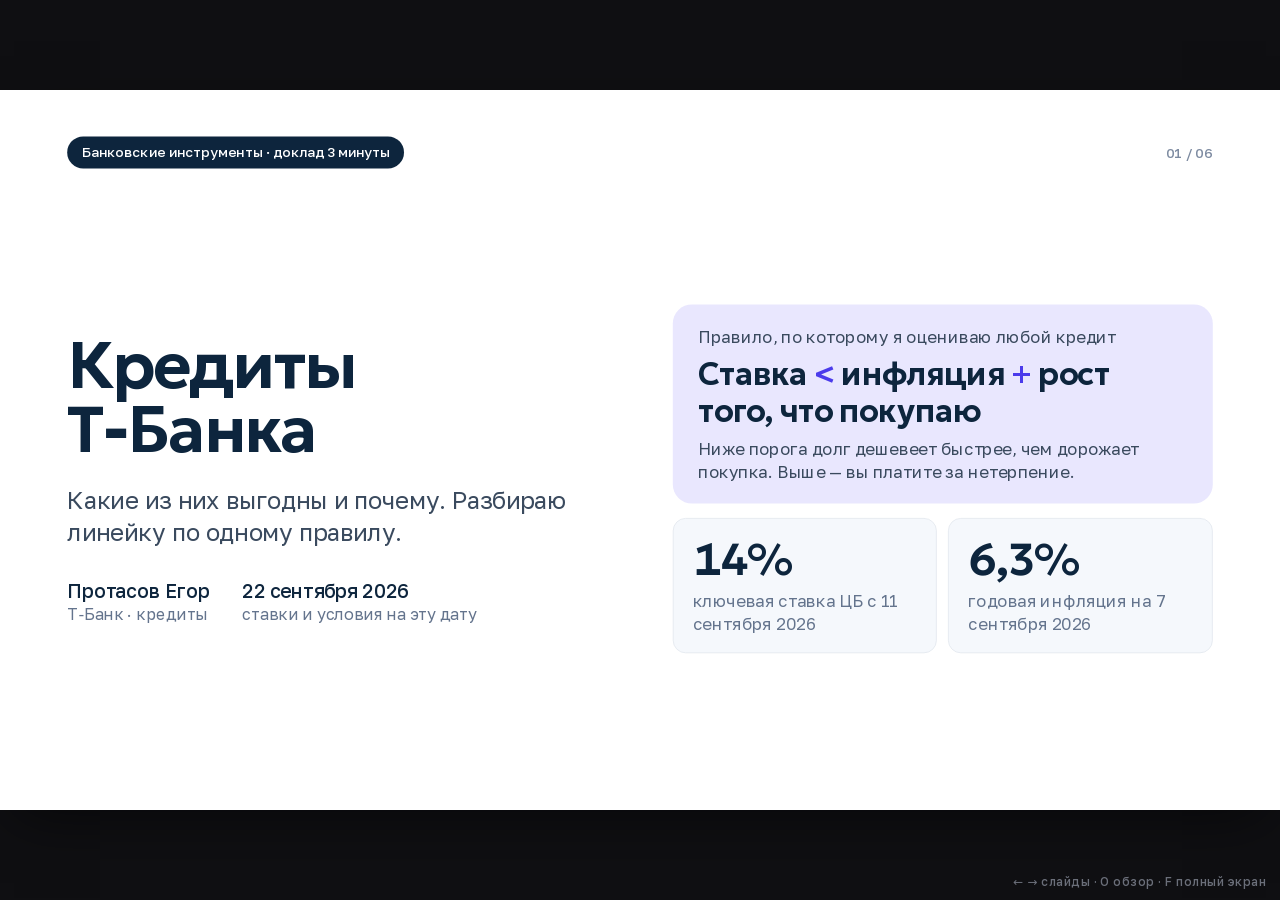
<file: index.html>
<!doctype html>
<html lang="ru">
<head>
<meta charset="utf-8">
<meta name="viewport" content="width=device-width,initial-scale=1">
<meta name="robots" content="noindex, nofollow, noarchive, nosnippet">
<meta name="referrer" content="no-referrer">
<title>Кредиты Т-Банка: когда занимать выгодно — доклад</title>
<style>
@font-face{font-family: 'Geologica'; font-style: normal; font-weight: 300 700; font-display: block; src:url([data-uri]) format('woff2'); unicode-range: U+0301, U+0400-045F, U+0490-0491, U+04B0-04B1, U+2116;}
@font-face{font-family: 'Geologica'; font-style: normal; font-weight: 300 700; font-display: block; src:url([data-uri]) format('woff2'); unicode-range: U+0000-00FF, U+0131, U+0152-0153, U+02BB-02BC, U+02C6, U+02DA, U+02DC, U+0304, U+0308, U+0329, U+2000-206F, U+20AC, U+2122, U+2191, U+2193, U+2212, U+2215, U+FEFF, U+FFFD;}
@font-face{font-family: 'Golos Text'; font-style: normal; font-weight: 400 700; font-display: block; src:url([data-uri]) format('woff2'); unicode-range: U+0301, U+0400-045F, U+0490-0491, U+04B0-04B1, U+2116;}
@font-face{font-family: 'Golos Text'; font-style: normal; font-weight: 400 700; font-display: block; src:url([data-uri]) format('woff2'); unicode-range: U+0000-00FF, U+0131, U+0152-0153, U+02BB-02BC, U+02C6, U+02DA, U+02DC, U+0304, U+0308, U+0329, U+2000-206F, U+20AC, U+2122, U+2191, U+2193, U+2212, U+2215, U+FEFF, U+FFFD;}
@font-face{font-family: 'JetBrains Mono'; font-style: normal; font-weight: 400 700; font-display: block; src:url([data-uri]) format('woff2'); unicode-range: U+0301, U+0400-045F, U+0490-0491, U+04B0-04B1, U+2116;}
@font-face{font-family: 'JetBrains Mono'; font-style: normal; font-weight: 400 700; font-display: block; src:url([data-uri]) format('woff2'); unicode-range: U+0000-00FF, U+0131, U+0152-0153, U+02BB-02BC, U+02C6, U+02DA, U+02DC, U+0304, U+0308, U+0329, U+2000-206F, U+20AC, U+2122, U+2191, U+2193, U+2212, U+2215, U+FEFF, U+FFFD;}

:root{
  /* ТОКЕНЫ из DESIGN.md проекта: донор Stripe, акцент смысловой */
  --canvas:#FFFFFF; --surface:#F5F8FC; --surface-2:#EEF2F8; --ink:#0D253D; --charcoal:#3A4A5E;
  --slate:#64748D; --steel:#7C8AA0; --hair:#E3E8EE; --hair2:#CBD5E3;
  --rule:#4B3BEB; --rule-soft:#E9E7FE; --good:#12805C; --good-soft:#DFF3EB;
  --bad:#C02434; --bad-soft:#FBE4E7; --warn:#B26A00; --warn-soft:#FCEFD9;
  --dark:#0B1B2B; --yel:#4B3BEB; --yel2:#3A2CD4; --yel-l:#E9E7FE; --yel-d:#2E2497;
  --blue:#4B3BEB; --teal:#12805C; --teal-l:#DFF3EB; --moss:#0E6349;
  --lav:#E9E7FE; --lav-d:#2E2497; --rose-l:#FBE4E7; --rose-d:#8E1826;
  --coral:#E2808C; --coral-l:#FBE4E7; --coral-d:#8E1826; --orange-l:#FCEFD9; --orange-d:#7A4600;
  --ok:#12805C;
  --fd:'Geologica',system-ui,sans-serif; --ft:'Golos Text',system-ui,-apple-system,sans-serif;
  --fm:'JetBrains Mono',ui-monospace,Menlo,monospace;
}
*{box-sizing:border-box;margin:0;padding:0}
html,body{height:100%;background:#0F0F12;overflow:hidden}
body{font-family:var(--ft);color:var(--ink);-webkit-font-smoothing:antialiased;text-rendering:optimizeLegibility;font-variant-numeric:tabular-nums}
a{color:var(--blue)}

/* сцена 16:9 */
/* поля вокруг кадра подстраиваются под слайд: у тёмных и жёлтых рамка исчезает,
   светлый слайд лежит карточкой на глубоком фоне — белых полос по краям нет */
#stage{position:fixed;inset:0;overflow:hidden;background:var(--edge,#0F0F12);transition:background .3s ease}
#deck{position:absolute;left:50%;top:50%;width:1600px;height:900px;
  transform:translate(-50%,-50%) scale(var(--s,1));transform-origin:center center;
  background:var(--canvas);overflow:hidden;box-shadow:0 24px 70px -18px rgba(0,0,0,.55)}
/* режим снимка (?shot=1): без масштабирования сцены, кадр ровно 1600×900 — для QA и PDF */
html.shot,html.shot body{width:1600px;height:900px;background:#fff}
html.shot #stage{position:static;width:1600px;height:900px;background:#fff}
html.shot #deck{position:relative;left:auto;top:auto;transform:none;box-shadow:none}

/* слайд */
.s{position:absolute;inset:0;z-index:3;padding:58px 84px 54px;opacity:0;visibility:hidden;pointer-events:none;
  display:flex;flex-direction:column;background:var(--canvas)}
.s.live{opacity:1;visibility:visible;pointer-events:auto}
.s.dark{background:var(--dark);color:#fff}
.s.yellow{background:var(--yel)}

.top{display:flex;justify-content:space-between;align-items:center;margin-bottom:28px;flex:none}
.pill{font:500 17px/1 var(--ft);background:var(--ink);color:#fff;border-radius:999px;padding:11px 18px 12px;letter-spacing:.005em}
.dark .pill{background:#fff;color:var(--ink)}
.yellow .pill{background:var(--ink)}
.cnt{font:500 17px/1 var(--ft);color:var(--steel);font-variant-numeric:tabular-nums}
.dark .cnt{color:rgba(255,255,255,.55)}

h1{font:600 50px/1.08 var(--fd);letter-spacing:-.02em;margin:0 0 24px;max-width:1330px}
h1.xl{font-size:66px;line-height:1.04}
h1.md{font-size:42px}
.lead{font:400 27px/1.38 var(--ft);color:var(--charcoal);max-width:1180px;margin-bottom:26px}
.dark .lead{color:rgba(255,255,255,.72)}
.body{flex:1;min-height:0;display:flex;flex-direction:column}
.fill{flex:1;min-height:0}
.row{display:flex;gap:24px;align-items:stretch}
.row>*{min-width:0}
.g2,.g3,.g4,.g5{display:grid;gap:22px}
.g2{grid-template-columns:repeat(2,minmax(0,1fr))}
.g3{grid-template-columns:repeat(3,minmax(0,1fr))}
.g4{grid-template-columns:repeat(4,minmax(0,1fr))}
.g5{grid-template-columns:repeat(5,minmax(0,1fr))}
.g2>*,.g3>*,.g4>*,.g5>*{min-width:0}
.foot{margin-top:auto;padding-top:18px;font:400 18px/1.35 var(--ft);color:var(--steel)}
.foot b{color:var(--slate);font-weight:500}
.dark .foot{color:rgba(255,255,255,.5)}
.hl{background:var(--yel);padding:0 .14em;border-radius:5px;-webkit-box-decoration-break:clone;box-decoration-break:clone;color:var(--ink)}
.mono{font-family:var(--fm);font-weight:500}
b,strong{font-weight:600}

/* стикеры и карточки */
.sticky{border-radius:26px;padding:28px 30px;display:flex;flex-direction:column;gap:12px;min-height:0}
.sticky.tight{padding:22px 26px;gap:9px}
.sticky h4{font:500 24px/1.22 var(--fd);letter-spacing:-.01em}
.sticky p{font:400 21px/1.4 var(--ft);color:var(--charcoal)}
.sticky .big{font:600 62px/1 var(--fd);letter-spacing:-.03em;margin:4px 0 2px}
.sticky .lab{font:500 17px/1.3 var(--ft);color:var(--slate)}
.teal{background:var(--teal-l)} .teal .lab{color:var(--moss)}
.lav{background:var(--lav)} .lav .lab{color:var(--lav-d)}
.yel{background:var(--yel-l)} .yel .lab{color:var(--yel-d)}
.rose{background:var(--rose-l)} .rose .lab{color:var(--rose-d)}
.coral{background:var(--coral-l)} .coral .lab{color:var(--coral-d)}
.orange{background:var(--orange-l)} .orange .lab{color:var(--orange-d)}
.grey{background:var(--surface)}
.gold{background:var(--yel)}
.card{background:var(--surface);border:1px solid var(--hair);border-radius:16px;padding:22px 24px;display:flex;flex-direction:column;gap:10px;min-height:0}
.card h4{font:500 22px/1.25 var(--fd)}
.card p{font:400 20px/1.4 var(--ft);color:var(--charcoal)}
.dark .card{background:#2A2A2E;border-color:#3A3A40;color:#fff}
.dark .card p{color:rgba(255,255,255,.72)}

/* большая цифра */
.stat .n{font:600 82px/1 var(--fd);letter-spacing:-.035em;font-variant-numeric:tabular-nums}
.stat .n small{font-size:.5em;letter-spacing:-.02em}
.stat .l{font:400 21px/1.35 var(--ft);color:var(--slate);margin-top:10px;max-width:34ch}
.dark .stat .l{color:rgba(255,255,255,.62)}
.stat.sm .n{font-size:56px}

/* плитки логотипов */
.tiles{display:flex;flex-wrap:wrap;gap:14px;align-items:flex-start}
.tl{display:flex;flex-direction:column;align-items:center;gap:9px;font:500 16px/1.2 var(--ft);color:var(--slate);text-align:center;width:112px}
.tl.w{width:auto}
.tile{height:86px;min-width:86px;background:#fff;border:1px solid var(--hair);border-radius:18px;display:grid;place-items:center;padding:0 12px}
.tile .ic{width:46px;height:46px;fill:currentColor;display:block}
.tile.word{font:600 21px/1 var(--fd);letter-spacing:-.02em;padding:0 22px;white-space:nowrap}
.tile.sm{height:64px;min-width:64px;border-radius:14px}
.tile.sm .ic{width:34px;height:34px}
.tile.sm.word{font-size:17px;padding:0 16px}
.tile.big{height:120px;min-width:120px;border-radius:26px}
.tile.big .ic{width:66px;height:66px}
.tile.big.word{font-size:28px;padding:0 30px}
.dark .tile{border-color:transparent}

/* иконки-штрихи */
.ui{width:42px;height:42px;fill:none;stroke:currentColor;stroke-width:1.9;stroke-linecap:round;stroke-linejoin:round;flex:none}
.ui.lg{width:56px;height:56px;stroke-width:1.7}
.ui.sm{width:30px;height:30px;stroke-width:2.1}
.ui.xs{width:24px;height:24px;stroke-width:2.2}

/* список «работает / не работает» */
.plist{display:flex;flex-direction:column;gap:12px;margin-top:2px;list-style:none;min-width:0}
.plist li{display:grid;grid-template-columns:24px minmax(0,1fr);gap:14px;align-items:start;min-width:0}
.plist li>div{min-width:0}
.plist b{display:block;font:500 20px/1.26 var(--fd);letter-spacing:-.005em;margin-bottom:3px}
.plist i{display:block;font:400 18px/1.32 var(--ft);font-style:normal;color:var(--charcoal)}

/* окно браузера */
.browser{background:#fff;border:1px solid var(--hair);border-radius:16px;overflow:hidden;box-shadow:rgba(5,0,56,.08) 0 12px 32px -4px;display:flex;flex-direction:column;min-height:0;align-self:center;width:100%}
.browser .bar{height:40px;flex:none;background:var(--surface);border-bottom:1px solid var(--hair);display:flex;align-items:center;gap:8px;padding:0 14px}
.browser .bar i{width:11px;height:11px;border-radius:50%;background:var(--hair2);flex:none}
.browser .url{margin-left:10px;flex:1;height:25px;background:#fff;border:1px solid var(--hair);border-radius:8px;font:500 14px/23px var(--fm);color:var(--slate);padding:0 10px;overflow:hidden;white-space:nowrap;text-overflow:ellipsis}
.browser .shot{flex:none;aspect-ratio:1200/750;overflow:hidden;background:#fff}
.browser .shot img{display:block;width:100%;height:100%;object-fit:contain;object-position:center}

/* пайплайн шагов */
.pipe{display:flex;gap:16px;align-items:stretch;min-height:0}
.pipe .step{flex:1;min-width:0;background:var(--surface);border-radius:22px;padding:24px 26px;display:flex;flex-direction:column;gap:10px}
.pipe .arr{flex:none;width:30px;display:grid;place-items:center;color:var(--hair2)}
.pipe .arr svg{width:22px;height:22px;fill:none;stroke:currentColor;stroke-width:2.4;stroke-linecap:round;stroke-linejoin:round}
.step h4{font:500 23px/1.22 var(--fd)}
.step p{font:400 20px/1.4 var(--ft);color:var(--charcoal)}
.step .hd{display:flex;align-items:center;gap:14px;margin-bottom:4px}
.num{width:44px;height:44px;border-radius:50%;background:var(--ink);color:#fff;font:600 19px/44px var(--fd);text-align:center;flex:none;font-variant-numeric:tabular-nums}
.num.y{background:var(--yel);color:var(--ink)}
.num.w{background:#fff;color:var(--ink)}
.dark .num{background:var(--yel);color:var(--ink)}

/* нумерованная легенда рядом со схемой или макетом */
.legend{display:flex;flex-direction:column;gap:14px}
.legend .li{display:flex;gap:14px;align-items:flex-start}
.legend .li .m{width:32px;height:32px;border-radius:50%;background:var(--ink);color:#fff;font:600 15px/32px var(--fd);text-align:center;flex:none}
.legend .li h5{font:500 21px/1.25 var(--fd);margin-bottom:4px}
.legend .li p{font:400 19px/1.38 var(--ft);color:var(--charcoal)}

/* таблица */
.tbl{display:grid;grid-template-columns:230px minmax(0,1fr) minmax(0,1fr);border-top:2px solid var(--ink)}
.tbl>div{padding:16px 18px;border-bottom:1px solid var(--hair);font:400 21px/1.35 var(--ft);color:var(--charcoal);min-width:0}
.tbl .h{font:500 19px/1.2 var(--ft);color:var(--slate);padding-top:12px;padding-bottom:12px}
.tbl.dense>div{padding-top:11px;padding-bottom:11px}
.tbl .k{font:500 21px/1.3 var(--fd);color:var(--ink);letter-spacing:-.01em}
.tbl .geo{background:var(--rose-l)}

/* чек-лист */
.chk{display:grid;grid-template-columns:repeat(2,minmax(0,1fr));gap:16px 22px}
.ck{display:flex;gap:18px;align-items:flex-start;padding:20px 24px;background:var(--surface);border-radius:18px;min-height:0}
.ck h5{font:500 22px/1.25 var(--fd);margin-bottom:6px}
.ck p{font:400 19px/1.38 var(--ft);color:var(--charcoal)}
.ck .mono{font-size:18px;color:var(--ink);background:#fff;border:1px solid var(--hair);border-radius:6px;padding:1px 7px}

/* словарь */
.kv{display:grid;grid-template-columns:repeat(3,minmax(0,1fr));gap:18px}
.kv .it{background:var(--surface);border-radius:20px;padding:24px 26px;display:flex;flex-direction:column;gap:8px}
.kv .k{font:500 25px/1.2 var(--fd);letter-spacing:-.01em}
.kv .k small{font:500 17px/1.2 var(--fm);color:var(--slate);display:block;margin-top:5px}
.kv .v{font:400 20px/1.4 var(--ft);color:var(--charcoal)}

/* график */
.chart{display:flex;flex-direction:column;gap:12px;min-height:0}
.chart svg{display:block;max-width:100%;height:auto}
.chart .cap{font:400 18px/1.35 var(--ft);color:var(--slate)}
.leg{display:flex;gap:22px;flex-wrap:wrap;font:500 18px/1.2 var(--ft);color:var(--slate)}
.leg i{width:14px;height:14px;border-radius:4px;display:inline-block;margin-right:8px;vertical-align:-2px}
.ax{font:500 15px var(--ft);fill:var(--steel)}
.val{font:600 17px var(--fd);fill:var(--ink)}
.val.w{fill:#fff}

/* запрос-карточка */
.qcard{background:#fff;border:1px solid var(--hair);border-radius:16px;padding:18px 20px;display:flex;flex-direction:column;gap:8px}
.qcard .q{font:500 21px/1.3 var(--fm);color:var(--ink);word-break:break-word}
.qcard .meta{font:400 17px/1.3 var(--ft);color:var(--slate)}

/* разделители */
.divn{font:600 150px/1 var(--fd);letter-spacing:-.045em;color:var(--yel);font-variant-numeric:tabular-nums}
.divt{font:600 62px/1.06 var(--fd);letter-spacing:-.025em;max-width:1000px}
.divs{font:400 26px/1.42 var(--ft);color:rgba(255,255,255,.66);max-width:900px;margin-top:22px}
.divlist{display:flex;flex-direction:column;gap:14px;font:400 23px/1.35 var(--ft);color:rgba(255,255,255,.72)}
.divlist span{padding-left:22px;position:relative}
.divlist span::before{content:"";position:absolute;left:0;top:.55em;width:9px;height:9px;border-radius:50%;background:var(--yel)}

/* обложка */
.cover h1{font-size:96px;line-height:.98;letter-spacing:-.035em;margin:0}
.cover .sub{font:400 30px/1.35 var(--ft);color:var(--charcoal);max-width:760px;margin-top:28px}
.cover .who{margin-top:auto;display:flex;gap:40px;align-items:flex-end}
.cover .who b{font:500 24px/1.3 var(--ft)}
.cover .who span{font:400 20px/1.35 var(--ft);color:var(--slate)}
.stack{position:relative}
.stack .tile{position:absolute;box-shadow:rgba(5,0,56,.10) 0 10px 26px -6px}

/* источники */
.src{display:grid;grid-template-columns:1fr 1fr;gap:0 26px;align-content:start}
.srow{display:grid;grid-template-columns:minmax(0,1fr) auto;gap:3px 16px;padding:9px 0;border-bottom:1px solid var(--hair);align-items:baseline}
.srow .num{width:auto;height:auto;border-radius:0;background:none;color:var(--ink);font:500 18px/1.28 var(--ft);text-align:left}
.srow .lnk{font:500 14px/1.3 var(--fm);color:var(--blue);white-space:nowrap}
.srow .whr{grid-column:1/-1;font:400 15px/1.28 var(--ft);color:var(--steel)}

/* ═══ доклад про кредиты ═══ */
/* правило крупной строкой */
.rule{background:var(--rule-soft);border-radius:24px;padding:26px 32px;display:flex;flex-direction:column;gap:10px}
.rule .f{font:600 40px/1.15 var(--fd);letter-spacing:-.015em;color:var(--ink)}
.rule .f b{color:var(--rule)}
.rule .n{font:400 21px/1.35 var(--ft);color:var(--charcoal)}

/* шкала ставок с порогом */
.scale{display:flex;flex-direction:column;gap:7px;min-width:0}
.srow{display:grid;grid-template-columns:270px minmax(0,1fr) 128px;gap:16px;align-items:center}
.srow .nm{font:500 20px/1.25 var(--ft);color:var(--ink);text-align:right}
.srow .nm small{display:block;font:400 15px/1.2 var(--ft);color:var(--slate);margin-top:2px;white-space:nowrap}
.srow .track{height:30px;background:var(--surface);border-radius:8px;position:relative;overflow:hidden}
.srow .fillbar{position:absolute;left:0;top:0;bottom:0;border-radius:8px}
.srow .val{font:600 22px/1 var(--fd);text-align:left;font-variant-numeric:tabular-nums}
.srow.g .fillbar{background:var(--good)} .srow.g .val{color:var(--good)}
.srow.b .fillbar{background:var(--bad)} .srow.b .val{color:var(--bad)}
.srow.n .fillbar{background:var(--hair2)} .srow.n .val{color:var(--slate)}
.thr{position:absolute;top:0;bottom:0;width:2px;background:var(--rule)}
.scale .axis{display:grid;grid-template-columns:270px minmax(0,1fr) 128px;gap:16px}
.scale .axis .marks{position:relative;height:22px}
.scale .axis .marks span{position:absolute;transform:translateX(-50%);font:500 15px/1 var(--fm);color:var(--steel)}

/* цитата из отзыва */
.srow{grid-template-columns:362px minmax(0,1fr) 122px 170px}
.scale .axis{grid-template-columns:362px minmax(0,1fr) 122px 170px}
.srow .vd{font:500 18px/1.25 var(--ft)}
.srow.u .track{border:1px dashed var(--hair2);background:transparent}
.mline{display:flex;justify-content:space-between;align-items:baseline;gap:14px;border-bottom:1px solid rgba(13,37,61,.10);padding-bottom:7px}
.mline span{font:400 19px/1.3 var(--ft);color:var(--charcoal);min-width:0}
.mline b{font:600 21px/1.2 var(--fd);color:var(--ink);white-space:nowrap;font-variant-numeric:tabular-nums}
.mline.big b{font-size:26px}
.verdict{margin-top:auto;font:600 21px/1.3 var(--fd);padding-top:8px}
.verdict.good{color:var(--good)} .verdict.bad{color:var(--bad)}
.cond{display:grid;grid-template-columns:repeat(4,minmax(0,1fr));gap:14px}
.cond div{background:var(--surface);border-radius:14px;padding:12px 18px;display:flex;flex-direction:column;gap:2px;min-width:0}
.cond b{font:600 30px/1.1 var(--fd);color:var(--ink);font-variant-numeric:tabular-nums;white-space:nowrap}
.cond span{font:400 17px/1.25 var(--ft);color:var(--charcoal)}
.note-dark{font:400 18px/1.4 var(--ft);color:var(--charcoal)}
.quote{background:var(--surface);border-left:3px solid var(--hair2);border-radius:0 14px 14px 0;padding:16px 20px;display:flex;flex-direction:column;gap:9px;min-width:0}
.quote.bad{border-left-color:var(--bad)} .quote.good{border-left-color:var(--good)}
.quote p{font:400 20px/1.38 var(--ft);color:var(--ink)}
.quote .who{font:500 16px/1.3 var(--ft);color:var(--slate)}
.quote .sum{font:600 26px/1 var(--fd);color:var(--bad);font-variant-numeric:tabular-nums}
.quote.good .sum{color:var(--good)}

/* анимация появления — только там, где порядок имеет смысл */
.s.live .r{animation:up .5s cubic-bezier(.22,.75,.2,1) both;animation-delay:calc(var(--i,0)*90ms)}
@keyframes up{from{opacity:0;transform:translateY(12px)}to{opacity:1;transform:none}}

/* переход */
#wipe{position:absolute;inset:0;z-index:20;pointer-events:none;opacity:0;background:var(--yel)}
#wipe.go{animation:sweep .38s cubic-bezier(.62,0,.36,1)}
@keyframes sweep{0%{opacity:1;transform:scaleX(0);transform-origin:left center}48%{opacity:1;transform:scaleX(1);transform-origin:left center}
  52%{opacity:1;transform:scaleX(1);transform-origin:right center}100%{opacity:1;transform:scaleX(0);transform-origin:right center}}
.s.in{animation:slidein .32s cubic-bezier(.22,.75,.2,1)}
@keyframes slidein{0%{opacity:0;transform:translateY(var(--dy,10px))}100%{opacity:1;transform:none}}

/* обзор: миниатюры настоящих слайдов с подписью */
#ov{position:fixed;inset:0;z-index:40;background:#0F0F12;display:none;
  grid-template-columns:repeat(auto-fill,minmax(280px,1fr));gap:22px 20px;padding:34px 34px 44px;overflow:auto;align-content:start}
#ov.on{display:grid}
.ovc{background:none;border:0;padding:0;margin:0;cursor:pointer;display:flex;flex-direction:column;gap:9px;text-align:left;font-family:var(--ft)}
.ovc:focus-visible{outline:none}
.ovf{position:relative;width:100%;aspect-ratio:16/9;border-radius:10px;overflow:hidden;background:var(--canvas);
  outline:2px solid transparent;outline-offset:2px;transition:outline-color .15s}
.ovc:hover .ovf,.ovc:focus-visible .ovf,.ovc.cur .ovf{outline-color:var(--yel)}
.ovf .mini{position:absolute;left:0;top:0;width:1600px;height:900px;transform-origin:0 0;
  opacity:1!important;visibility:visible!important;pointer-events:none;animation:none!important}
.ovf .mini *{animation:none!important}
.ovcap{display:flex;gap:9px;align-items:baseline;min-width:0}
.ovcap .n{font:500 12px/1.3 var(--fm);color:#6B6F7A;font-variant-numeric:tabular-nums;flex:none}
.ovcap .t{font:400 14px/1.3 var(--ft);color:rgba(255,255,255,.86);overflow:hidden;text-overflow:ellipsis;white-space:nowrap}
.ovc.cur .ovcap .t{color:var(--yel)}
#help{position:fixed;right:14px;bottom:11px;z-index:30;font:500 12px var(--ft);color:#6B6F7A;letter-spacing:.04em;transition:opacity .5s;pointer-events:none}
#help.hide{opacity:0}
:focus-visible{outline:2px solid var(--blue);outline-offset:3px}
@media (prefers-reduced-motion:reduce){#wipe.go,.s.in{animation:none}.s.live .r{animation:none;opacity:1;transform:none}#stage{transition:none}}

/* печать */
@media print{
  @page{size:1600px 900px;margin:0}
  #stage{background:#fff!important}
  #deck{box-shadow:none!important}
  html,body{overflow:visible;height:auto;background:#fff}
  #stage{position:static;display:block}
  #deck{position:static;left:auto;top:auto;transform:none;width:1600px;height:auto;overflow:visible}
  #help,#ov,#wipe{display:none!important}
  .s{position:relative;inset:auto;width:1600px;height:900px;opacity:1!important;visibility:visible!important;page-break-after:always;break-after:page}
  .s:last-of-type{page-break-after:auto;break-after:auto}
  .s .r{opacity:1!important;transform:none!important;animation:none!important}
}
</style>
</head>
<body>
<div id="stage"><div id="deck"><svg id="sprite" aria-hidden="true" style="position:absolute;width:0;height:0;overflow:hidden"><defs></defs></svg><div id="wipe"></div><section class="s cover" data-t="Обложка и правило"><div class="top"><span class="pill">Банковские инструменты · доклад 3 минуты</span><span class="cnt"></span></div><div class="body cover"><div class="row fill" style="gap:48px;align-items:center"><div style="flex:1.05;display:flex;flex-direction:column;min-width:0"><h1 style="font-size:82px">Кредиты<br>Т‑Банка</h1><p class="sub">Какие из них выгодны и почему. Разбираю линейку по одному правилу.</p><div class="who" style="margin-top:36px"><div><b>Протасов Егор</b><br><span>Т‑Банк · кредиты</span></div><div><b>22 сентября 2026</b><br><span>ставки и условия на эту дату</span></div></div></div><div style="flex:1;display:flex;flex-direction:column;gap:18px"><div class="rule"><span class="n">Правило, по которому я оцениваю любой кредит</span><span class="f">Ставка <b>&lt;</b> инфляция <b>+</b> рост<br>того, что покупаю</span><span class="n">Ниже порога долг дешевеет быстрее, чем дорожает покупка. Выше — вы платите за нетерпение.</span></div><div class="g2" style="gap:14px"><div class="card"><div class="stat sm"><div class="n">14%</div><div class="l">ключевая ставка ЦБ с 11 сентября 2026</div></div></div><div class="card"><div class="stat sm"><div class="n">6,3%</div><div class="l">годовая инфляция на 7 сентября 2026</div></div></div></div></div></div></div></section><section class="s " data-t="Линейка и правило"><div class="top"><span class="pill">Линейка и правило</span><span class="cnt"></span></div><h1>Порог сегодня — 6–8% годовых. Из линейки его проходят два продукта</h1><div class="body"><div style="margin:auto 0"><div class="scale"><div class="srow g"><span class="nm">Рассрочка у партнёров<small>продавец платит проценты · до 24 мес</small></span><span class="track"><span class="fillbar" style="left:0;width:5px"></span><span class="thr" style="left:31.91%;"></span><span class="thr" style="left:36.48%;border-left:2px dashed var(--rule);background:none;width:0"></span></span><span class="val">0%</span><span class="vd" style="color:var(--good)">беру</span></div><div class="srow g"><span class="nm">Семейная ипотека<small>льготная · до 50 млн ₽ · до 30 лет</small></span><span class="track"><span class="fillbar" style="left:0.00%;width:31.06%"></span><span class="thr" style="left:31.91%;"></span><span class="thr" style="left:36.48%;border-left:2px dashed var(--rule);background:none;width:0"></span></span><span class="val">6%</span><span class="vd" style="color:var(--good)">беру</span></div><div class="srow b"><span class="nm">Ипотека базовая<small>без господдержки · до 50 млн ₽</small></span><span class="track"><span class="fillbar" style="left:0.00%;width:49.01%"></span><span class="thr" style="left:31.91%;"></span><span class="thr" style="left:36.48%;border-left:2px dashed var(--rule);background:none;width:0"></span></span><span class="val">16,9%</span><span class="vd" style="color:var(--bad)">смотря на что</span></div><div class="srow b"><span class="nm">Автокредит<small>до 8 млн ₽ · ПСК 9,9—33,5%</small></span><span class="track"><span class="fillbar" style="left:39.92%;width:20.65%"></span><span class="thr" style="left:31.91%;"></span><span class="thr" style="left:36.48%;border-left:2px dashed var(--rule);background:none;width:0"></span></span><span class="val">10—32,9%</span><span class="vd" style="color:var(--bad)">смотря на что</span></div><div class="srow u"><span class="nm">Кредит наличными<small>до 30 млн ₽ · до 15 лет</small></span><span class="track"><span class="fillbar" style="left:0.00%;width:1.20%"></span><span class="thr" style="left:31.91%;"></span><span class="thr" style="left:36.48%;border-left:2px dashed var(--rule);background:none;width:0"></span></span><span class="val">в тарифе</span><span class="vd" style="color:var(--slate)">только по нужде</span></div><div class="srow b"><span class="nm">Микрозаём<small>не продукт банка · 0,8% в день</small></span><span class="track"><span class="fillbar" style="left:0.00%;width:98.41%"></span><span class="thr" style="left:31.91%;"></span><span class="thr" style="left:36.48%;border-left:2px dashed var(--rule);background:none;width:0"></span></span><span class="val">292%</span><span class="vd" style="color:var(--bad)">нет</span></div><div class="axis"><span></span><span class="marks"><span style="left:0.00%">1%</span><span style="left:19.05%">3%</span><span style="left:39.92%">10%</span><span style="left:58.96%">30%</span><span style="left:79.84%">100%</span><span style="left:98.88%">300%</span></span><span></span><span></span></div></div><div class="leg" style="margin-top:20px"><span><i style="background:#4B3BEB"></i>инфляция 6,3%</span><span><i style="background:#fff;border:2px dashed #4B3BEB"></i>рост цен на вторичное жильё 8,2% за 2025 год</span><span><i style="background:#12805C"></i>ниже порога</span><span><i style="background:#C02434"></i>выше порога</span><span>шкала логарифмическая</span></div><p class="note-dark" style="margin-top:18px">Ставки и лимиты — tbank.ru, 22 сентября 2026. В линейке есть ещё образовательный кредит, рефинансирование и кредит под залог.</p></div></div></section><section class="s " data-t="Досрочка: базовая ипотека"><div class="top"><span class="pill">Досрочка: базовая ипотека</span><span class="cnt"></span></div><h1>Базовая ипотека под 16,9%: доплата экономит 6,9 млн ₽</h1><div class="body"><div class="cond" style="grid-template-columns:repeat(4,minmax(0,1fr));margin-bottom:16px"><div><b>4 000 000 ₽</b><span>сумма кредита</span></div><div><b>20 лет</b><span>срок по договору</span></div><div><b>+20 000 ₽</b><span>доплата каждый месяц</span></div><div><b>16,9%</b><span>ставка</span></div></div><div class="row" style="gap:22px;margin-bottom:16px;align-items:stretch"><div class="sticky grey" style="flex:1.05;gap:10px"><div class="mline"><span>платёж по графику</span><b>58 400 ₽</b></div><div class="mline"><span>всего отдадите банку за 20 лет</span><b>14,0 млн ₽</b></div><div class="mline"><span>из них проценты</span><b>10,0 млн ₽</b></div><div class="mline"><span>с доплатой кредит закрыт за</span><b>7 лет 7 мес</b></div><div class="mline"><span>всего отдадите банку с доплатой</span><b>7,1 млн ₽</b></div><div class="mline"><span>доплат внесено за это время</span><b>1,8 млн ₽</b></div><div class="verdict good">Каждый рубль доплаты экономит 3,79 ₽ процентов</div></div><div class="sticky lav" style="flex:1"><h4>Почему экономия такая большая</h4><p>Проценты — это плата за время. На ставке 16,9% каждые 100 000 ₽ долга обходятся в 16 900 ₽ в год: только за первый год набегает 674 000 ₽ процентов. Доплата сокращает срок, а вместе с ним и все проценты, которые начислились бы за оставшиеся годы. Поэтому 1,8 млн ₽ доплат убирают 6,9 млн ₽ процентов.</p></div></div><div class="rule" style="padding:14px 26px;margin-bottom:auto"><span class="f" style="font-size:25px">Дорогой кредит гасят досрочно: переплата по графику больше самого кредита в 2,5 раза</span></div></div></section><section class="s " data-t="Досрочка: льготная ипотека"><div class="top"><span class="pill">Досрочка: льготная ипотека</span><span class="cnt"></span></div><h1>Льготная под 6%: та же доплата экономит только 1,7 млн ₽</h1><div class="body"><div class="cond" style="grid-template-columns:repeat(4,minmax(0,1fr));margin-bottom:16px"><div><b>4 000 000 ₽</b><span>сумма кредита</span></div><div><b>20 лет</b><span>срок по договору</span></div><div><b>+20 000 ₽</b><span>доплата каждый месяц</span></div><div><b>6%</b><span>ставка</span></div></div><div class="row" style="gap:22px;margin-bottom:16px;align-items:stretch"><div class="sticky grey" style="flex:1.05;gap:10px"><div class="mline"><span>платёж по графику</span><b>28 700 ₽</b></div><div class="mline"><span>всего отдадите банку за 20 лет</span><b>6,9 млн ₽</b></div><div class="mline"><span>из них проценты</span><b>2,9 млн ₽</b></div><div class="mline"><span>с доплатой кредит закрыт за</span><b>8 лет 11 мес</b></div><div class="mline"><span>всего отдадите банку с доплатой</span><b>5,2 млн ₽</b></div><div class="mline"><span>доплат внесено за это время</span><b>2,1 млн ₽</b></div><div class="verdict bad">Каждый рубль доплаты экономит 80 копеек</div></div><div class="sticky lav" style="flex:1"><h4>Почему разница с базовой в четыре раза</h4><p>Здесь каждые 100 000 ₽ долга стоят 6 000 ₽ в год вместо 16 900 ₽, почти втрое дешевле. За первый год набегает 237 000 ₽ процентов против 674 000 ₽ на базовой — выкупать почти нечего. Доплат внесли даже больше, чем в первом случае — 2,1 млн ₽ против 1,8 млн ₽, — а сэкономили вчетверо меньше.</p></div></div><div class="rule" style="padding:14px 26px;margin-bottom:auto"><span class="f" style="font-size:25px">Ставка 6% ниже инфляции 6,3%: такой долг дешевеет сам, гасить его досрочно незачем</span></div></div></section><section class="s " data-t="Рычаг и залог"><div class="top"><span class="pill">Зачем занимают, когда деньги есть</span><span class="cnt"></span></div><h1>Долг увеличивает и прибыль, и убыток. Работает, только если отдача выше ставки</h1><div class="body"><div class="row fill" style="gap:24px;align-items:stretch"><div style="flex:1.3;display:flex;flex-direction:column;gap:14px"><div class="g2" style="gap:14px"><div class="sticky teal" style="gap:8px"><span class="lab">Дело идёт хорошо</span><div class="mline"><span>свой миллион под 35% годовых</span><b>350 000 ₽</b></div><div class="mline"><span>добавили миллион в кредит под 20%</span><b>700 000 ₽</b></div><div class="mline"><span>минус проценты банку</span><b>−200 000 ₽</b></div><div class="verdict good">Осталось 500 000 ₽ на свой миллион — 50% вместо 35%</div></div><div class="sticky coral" style="gap:8px"><span class="lab">Дело пошло хуже</span><div class="mline"><span>те же два миллиона, но отдача 15%</span><b>300 000 ₽</b></div><div class="mline"><span>минус проценты банку</span><b>−200 000 ₽</b></div><div class="mline"><span>осталось на свой миллион</span><b>100 000 ₽</b></div><div class="verdict bad">10% вместо 15% — с кредитом вышло хуже, чем без него</div></div></div><div class="rule" style="padding:18px 26px"><span class="f" style="font-size:27px">Занимать имеет смысл, пока отдача <b>заметно выше</b> ставки: разница и есть заработок на чужих деньгах</span><span class="n">Проценты в примере условные: это арифметика рычага, а не обещание доходности.</span></div></div><div style="flex:1;display:flex;flex-direction:column;gap:14px"><div class="sticky lav"><h4>Почему богатые не продают, а занимают</h4><p>Продать актив — значит заплатить налог и отдать будущий рост. Взять кредит под его залог — актив остаётся у вас и продолжает дорожать, а на руках появляются деньги. Так поступают, пока ставка по кредиту ниже, чем растёт актив.</p></div><div class="card" style="gap:6px"><span class="note-dark" style="font-weight:500">Сколько занимают под залог акций</span><div class="stat sm"><div class="n">25,7 <small>→</small> 76 <small>млрд $</small></div><div class="l">столько денег клиенты Morgan Stanley взяли в долг, заложив свои акции вместо продажи: 25,7 млрд в 2016 году и около 76 млрд в 2021‑м</div></div></div></div></div></div></section><section class="s " data-t="МФО и отзывы"><div class="top"><span class="pill">Задание про МФО</span><span class="cnt"></span></div><h1>Там, где правило нарушено сильнее всего: три отзыва о микрозаймах</h1><div class="body" style="justify-content:center"><div class="g3" style="margin-bottom:22px"><div class="quote bad"><span class="sum">56 000 → 113 000 ₽</span><p>«Взяла 56 тысяч, а погасила 113 тысяч». Заём закрыт вдвое дороже, чем взят.</p><span class="who">МигКредит, отзыв на topbanki.ru, 21 октября 2017</span></div><div class="quote bad"><span class="sum">18 000 → 26 000 ₽</span><p>Взяла 18 000 ₽, сразу списали 7 200 ₽ за навязанные услуги, долг вырос до 26 000 ₽. Звонки с угрозами начались до просрочки.</p><span class="who">EcoZaym, отзыв на 1mbank.ru, 11 мая 2026</span></div><div class="quote good"><span class="sum">≈ 250 ₽ за 14 дней</span><p>Заём 15 000 ₽ на две недели, переплата около 250 ₽, всё дистанционно. Так МФО и задумана: очень коротко и по делу.</p><span class="who">Быстроденьги, отзыв на 1mbank.ru, 9 апреля 2026</span></div></div><div class="g2"><div class="sticky coral"><h4>Цена спешки</h4><p>Предел ставки — 0,8% в день, это около 292% годовых. За две недели терпимо, за год — катастрофа. Опасны не проценты, а срок, на который заём затягивается.</p></div><div class="sticky teal"><h4>С 1 апреля 2026 стало строже</h4><p>Банк России снизил предельную переплату по коротким займам со 130% до 100% от суммы долга: взял 10 000 ₽ — вернёшь не больше 20 000 ₽ вместе со штрафами и комиссиями.</p></div></div></div></section></div></div>
<div id="ov" role="dialog" aria-label="Все слайды" aria-modal="true"></div>
<div id="help">← → слайды · O обзор · F полный экран</div>
<script>
(function(){
  'use strict';
  var deck=document.getElementById('deck'), stage=document.getElementById('stage'), slides=[].slice.call(deck.querySelectorAll('.s')), wipe=document.getElementById('wipe'),
      ov=document.getElementById('ov'), help=document.getElementById('help'), cur=0, total=slides.length,
      reduce=window.matchMedia('(prefers-reduced-motion:reduce)').matches;
  var shot=location.search.indexOf('shot')>=0; if(shot) document.documentElement.classList.add('shot');
  function fit(){ if(shot) return; deck.style.setProperty('--s', Math.min(window.innerWidth/1600, window.innerHeight/900)); }
  window.addEventListener('resize',function(){ fit(); if(ov.classList.contains('on')) scaleOv(); },{passive:true}); fit();
  function show(n,dir){
    n=Math.max(0,Math.min(total-1,n));
    if(n===cur && slides[cur].classList.contains('live')) return;
    slides[cur].classList.remove('live','in'); cur=n;
    var el=slides[cur]; el.classList.add('live');
    if(!reduce){ el.style.setProperty('--dy',(dir<0?-10:10)+'px'); void el.offsetWidth; el.classList.add('in');
      wipe.classList.remove('go'); void wipe.offsetWidth; wipe.classList.add('go'); }
    stage.style.setProperty('--edge', el.classList.contains('dark') ? '#1C1C1E' : el.classList.contains('yellow') ? '#FFD02F' : '#0F0F12');
    var rs=el.querySelectorAll('.r'), i; for(i=0;i<rs.length;i++) rs[i].style.animation='none'; void el.offsetWidth; for(i=0;i<rs.length;i++) rs[i].style.animation='';
    if(ov.classList.contains('on')) syncOv();
    try{ history.replaceState(null,'','#'+(cur+1)); }catch(e){}
  }
  var next=function(){ show(cur+1,1); }, prev=function(){ show(cur-1,-1); };
  var ovBuilt=false;
  function scaleOv(){ var fs=ov.querySelectorAll('.ovf'); for(var i=0;i<fs.length;i++){
      var m=fs[i].firstChild; if(m) m.style.transform='scale('+(fs[i].clientWidth/1600)+')'; } }
  function buildOv(){
    if(ovBuilt){ scaleOv(); return; }
    ov.innerHTML='';
    slides.forEach(function(s,i){
      var b=document.createElement('button'); b.className='ovc'+(i===cur?' cur':'');
      b.setAttribute('aria-label','Слайд '+(i+1)+': '+(s.getAttribute('data-t')||''));
      var f=document.createElement('div'); f.className='ovf';
      /* миниатюра — копия настоящего слайда, уменьшенная transform-ом */
      var m=s.cloneNode(true); m.className=s.className.replace(/\blive\b|\bin\b/g,'')+' mini'; m.removeAttribute('data-t');
      f.appendChild(m);
      var cap=document.createElement('div'); cap.className='ovcap';
      var n=document.createElement('span'); n.className='n'; n.textContent=String(i+1).padStart(2,'0');
      var tt=document.createElement('span'); tt.className='t'; tt.textContent=s.getAttribute('data-t')||'';
      cap.appendChild(n); cap.appendChild(tt);
      b.appendChild(f); b.appendChild(cap);
      b.addEventListener('click',function(){ toggleOv(false); show(i, i>cur?1:-1); });
      ov.appendChild(b);
    });
    ovBuilt=true; scaleOv();
  }
  function syncOv(){ for(var i=0;i<ov.children.length;i++) ov.children[i].classList.toggle('cur', i===cur); }
  function toggleOv(on){ var want=(on===undefined)?!ov.classList.contains('on'):on; ov.classList.toggle('on',want);
    if(want){ buildOv(); syncOv(); var c=ov.querySelector('.cur'); if(c){ c.focus(); c.scrollIntoView({block:'center'}); } } }
  document.addEventListener('keydown',function(e){
    if(e.metaKey||e.ctrlKey||e.altKey) return; var k=e.key;
    if(ov.classList.contains('on')){ if(k==='Escape'||k==='o'||k==='O'||k==='щ'||k==='Щ'){ e.preventDefault(); toggleOv(false); } return; }
    if(k==='ArrowRight'||k==='PageDown'||k===' '||k==='Enter'||k==='ArrowDown'){ e.preventDefault(); next(); }
    else if(k==='ArrowLeft'||k==='PageUp'||k==='ArrowUp'||k==='Backspace'){ e.preventDefault(); prev(); }
    else if(k==='Home'){ e.preventDefault(); show(0,-1); } else if(k==='End'){ e.preventDefault(); show(total-1,1); }
    else if(k==='o'||k==='O'||k==='щ'||k==='Щ'){ e.preventDefault(); toggleOv(); }
    else if(k==='f'||k==='F'||k==='а'||k==='А'){ e.preventDefault(); if(document.fullscreenElement) document.exitFullscreen(); else document.documentElement.requestFullscreen(); }
  });
  document.getElementById('stage').addEventListener('click',function(e){ if(ov.classList.contains('on')) return; (e.clientX < window.innerWidth*0.24) ? prev() : next(); });
  var tx=0,ty=0;
  document.addEventListener('touchstart',function(e){ tx=e.changedTouches[0].clientX; ty=e.changedTouches[0].clientY; },{passive:true});
  document.addEventListener('touchend',function(e){ var dx=e.changedTouches[0].clientX-tx, dy=e.changedTouches[0].clientY-ty; if(Math.abs(dx)>52 && Math.abs(dx)>Math.abs(dy)) (dx<0?next:prev)(); },{passive:true});
  setTimeout(function(){ help.classList.add('hide'); },5200);
  slides.forEach(function(s,i){ var m=s.querySelector('.cnt'); if(m) m.textContent=String(i+1).padStart(2,'0')+' / '+String(total).padStart(2,'0'); });
  /* режим проверки вёрстки: ?qa=1 — результат в title, читает src/qa.py */
  if(location.search.indexOf('qa')>=0){
    /* классы-контейнеры, из которых содержимое не должно вылезать.
       Добавляя свой компонент под тему, впишите его класс сюда. */
    var PARENTS=['card','sticky','tile','browser','step','stat','ck','it','qcard','legend','plist','box','srow'];
    window.__qa=function(idx){
      show(idx-1,1);
      var el=slides[idx-1], dk=deck.getBoundingClientRect(), bad=[];
      function box(n){ return n.getBoundingClientRect(); }
      var nodes=el.querySelectorAll('*');
      for(var i=0;i<nodes.length;i++){
        var n=nodes[i], isSvg=(n instanceof SVGElement);
        var nm=(typeof n.className==='string'&&n.className)?n.className:n.tagName;
        var b=box(n); if(b.width===0||b.height===0) continue;
        var st=getComputedStyle(n); if(st.visibility==='hidden'||st.opacity==='0') continue;
        if(n.scrollHeight-n.clientHeight>2 && st.overflow!=='visible' && n.clientHeight>0 && !n.classList.contains('shot'))
          bad.push('обрезан текст: '+nm+' +'+(n.scrollHeight-n.clientHeight)+'px');
        if(n.scrollWidth-n.clientWidth>2 && st.overflow!=='visible' && n.clientWidth>0)
          bad.push('обрезан текст по ширине: '+nm+' +'+(n.scrollWidth-n.clientWidth)+'px');
        if(!isSvg&&(b.left<dk.left-1||b.right>dk.right+1||b.top<dk.top-1||b.bottom>dk.bottom+1)) bad.push('за кадром: '+nm);
        var p=n.parentElement;
        if(p&&p!==el){ var ps=getComputedStyle(p), hit=false; for(var j=0;j<PARENTS.length;j++) if(p.classList.contains(PARENTS[j])) hit=true;
          if(ps.overflow==='visible'&&hit){ var pb=box(p);
            if(b.top<pb.top-1||b.bottom>pb.bottom+1||b.left<pb.left-1||b.right>pb.right+1) bad.push('вне карточки: '+nm+' в .'+(String(p.className).split(' ')[0])); } }
      }
      /* текст, вылезший из ячейки таблицы: у ячеек overflow видимый, поэтому обрезка его не ловит */
      /* строки таблицы за её границами: при align-content:center лишнее уходит и вверх, scrollHeight это не видит */
      var tbls=el.querySelectorAll('.tbl');
      for(var z=0;z<tbls.length;z++){ var T=box(tbls[z]), ch=tbls[z].children, lo=1e9, hi=-1e9;
        for(var y=0;y<ch.length;y++){ var R=box(ch[y]); if(R.height===0) continue; lo=Math.min(lo,R.top); hi=Math.max(hi,R.bottom); }
        var over=Math.max(tbls[z].scrollHeight-tbls[z].clientHeight, T.top-lo, hi-T.bottom);
        if(over>2) bad.push('таблица не помещается: строк больше, чем влезает, +'+Math.round(over)+'px'); }
      /* тело слайда наезжает на заголовок */
      var h1=el.querySelector(':scope > h1');
      if(h1){ var HB=box(h1), inb=el.querySelectorAll('.body *');
        for(var w=0;w<inb.length;w++){ var R2=box(inb[w]); if(R2.width===0||R2.height===0) continue;
          if(R2.top<HB.bottom-2&&R2.bottom>HB.top+2&&R2.left<HB.right-2&&R2.right>HB.left+2){
            bad.push('наезжает на заголовок: '+((typeof inb[w].className==='string'&&inb[w].className)||inb[w].tagName)); break; } } }
      var cells=el.querySelectorAll('.tbl > *');
      for(var q=0;q<cells.length;q++){ var cl=cells[q];
        if(cl.scrollWidth-cl.clientWidth>2) bad.push('вылезает из ячейки: «'+(cl.textContent||'').trim().slice(0,30)+'» +'+(cl.scrollWidth-cl.clientWidth)+'px'); }
      /* наложения между соседними блоками первого уровня тела слайда */
      var kids=el.querySelectorAll('.body > *, .g2 > *, .g3 > *, .g4 > *, .row > *, .pipe > .step, .chk > .ck');
      for(var a=0;a<kids.length;a++) for(var c=a+1;c<kids.length;c++){
        if(kids[a].contains(kids[c])||kids[c].contains(kids[a])) continue;
        var A=box(kids[a]), B=box(kids[c]);
        var ox=Math.min(A.right,B.right)-Math.max(A.left,B.left), oy=Math.min(A.bottom,B.bottom)-Math.max(A.top,B.top);
        if(ox>4&&oy>4&&A.width>0&&B.width>0) bad.push('наложение: '+(kids[a].className||kids[a].tagName)+' × '+(kids[c].className||kids[c].tagName));
      }
      return bad;
    };
    window.__qaAll=function(){ var out={}; for(var i=1;i<=slides.length;i++){ var r=window.__qa(i); if(r.length) out[i]=r; } document.title='QA:'+JSON.stringify(out); return out; };
    setTimeout(function(){ window.__qaAll(); }, 900);
  }
  var start=parseInt((location.hash||'#1').slice(1),10); show(isNaN(start)?0:start-1, 1);
})();
</script>
</body>
</html>
</file>
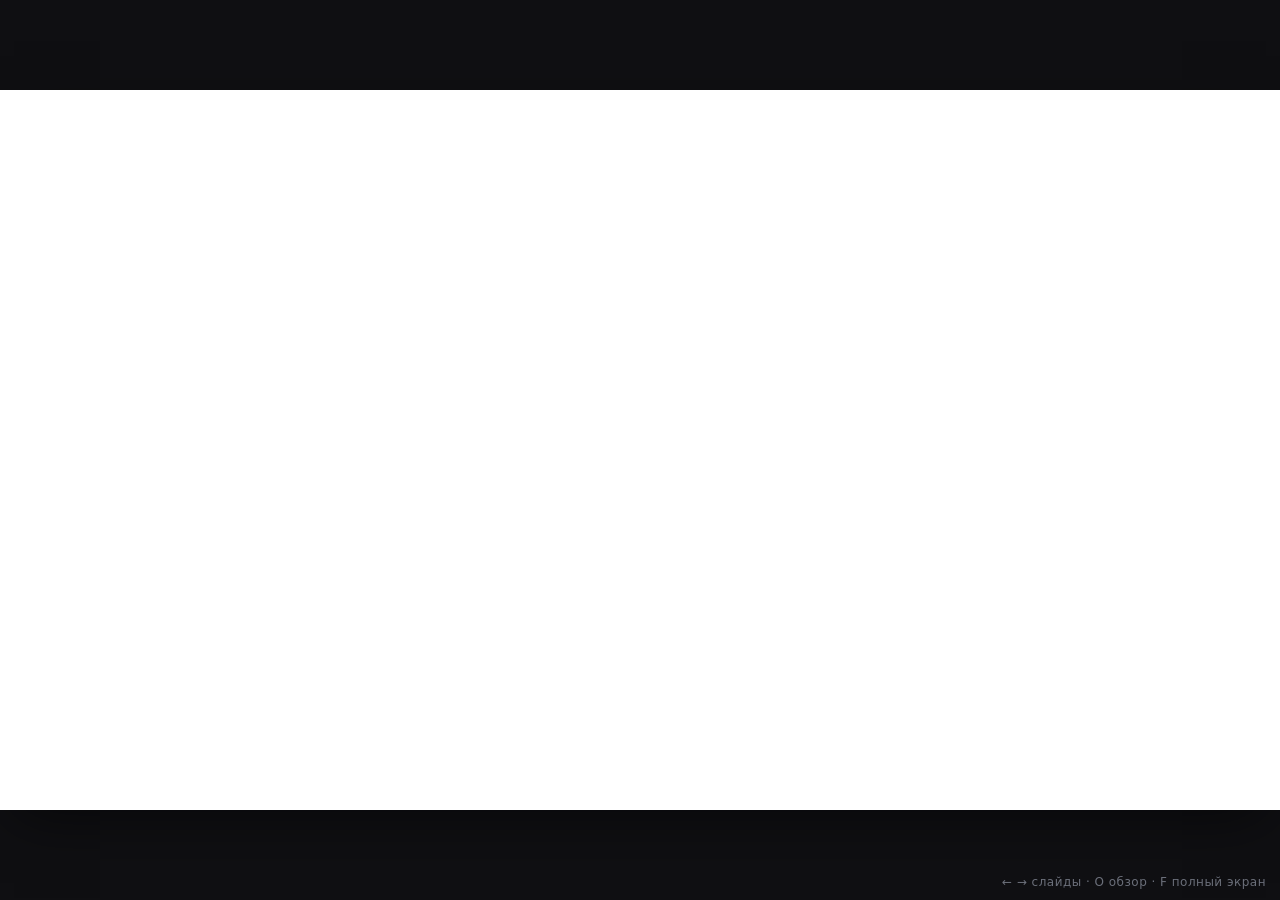
<file: src/deck.tpl.html>
<!doctype html>
<html lang="ru">
<head>
<meta charset="utf-8">
<meta name="viewport" content="width=device-width,initial-scale=1">
<meta name="robots" content="noindex, nofollow, noarchive, nosnippet">
<meta name="referrer" content="no-referrer">
<title>Кредиты Т-Банка: когда занимать выгодно — доклад</title>
<style>
/*FONTS*/

:root{
  /* ТОКЕНЫ из DESIGN.md проекта: донор Stripe, акцент смысловой */
  --canvas:#FFFFFF; --surface:#F5F8FC; --surface-2:#EEF2F8; --ink:#0D253D; --charcoal:#3A4A5E;
  --slate:#64748D; --steel:#7C8AA0; --hair:#E3E8EE; --hair2:#CBD5E3;
  --rule:#4B3BEB; --rule-soft:#E9E7FE; --good:#12805C; --good-soft:#DFF3EB;
  --bad:#C02434; --bad-soft:#FBE4E7; --warn:#B26A00; --warn-soft:#FCEFD9;
  --dark:#0B1B2B; --yel:#4B3BEB; --yel2:#3A2CD4; --yel-l:#E9E7FE; --yel-d:#2E2497;
  --blue:#4B3BEB; --teal:#12805C; --teal-l:#DFF3EB; --moss:#0E6349;
  --lav:#E9E7FE; --lav-d:#2E2497; --rose-l:#FBE4E7; --rose-d:#8E1826;
  --coral:#E2808C; --coral-l:#FBE4E7; --coral-d:#8E1826; --orange-l:#FCEFD9; --orange-d:#7A4600;
  --ok:#12805C;
  --fd:'Geologica',system-ui,sans-serif; --ft:'Golos Text',system-ui,-apple-system,sans-serif;
  --fm:'JetBrains Mono',ui-monospace,Menlo,monospace;
}
*{box-sizing:border-box;margin:0;padding:0}
html,body{height:100%;background:#0F0F12;overflow:hidden}
body{font-family:var(--ft);color:var(--ink);-webkit-font-smoothing:antialiased;text-rendering:optimizeLegibility;font-variant-numeric:tabular-nums}
a{color:var(--blue)}

/* сцена 16:9 */
/* поля вокруг кадра подстраиваются под слайд: у тёмных и жёлтых рамка исчезает,
   светлый слайд лежит карточкой на глубоком фоне — белых полос по краям нет */
#stage{position:fixed;inset:0;overflow:hidden;background:var(--edge,#0F0F12);transition:background .3s ease}
#deck{position:absolute;left:50%;top:50%;width:1600px;height:900px;
  transform:translate(-50%,-50%) scale(var(--s,1));transform-origin:center center;
  background:var(--canvas);overflow:hidden;box-shadow:0 24px 70px -18px rgba(0,0,0,.55)}
/* режим снимка (?shot=1): без масштабирования сцены, кадр ровно 1600×900 — для QA и PDF */
html.shot,html.shot body{width:1600px;height:900px;background:#fff}
html.shot #stage{position:static;width:1600px;height:900px;background:#fff}
html.shot #deck{position:relative;left:auto;top:auto;transform:none;box-shadow:none}

/* слайд */
.s{position:absolute;inset:0;z-index:3;padding:58px 84px 54px;opacity:0;visibility:hidden;pointer-events:none;
  display:flex;flex-direction:column;background:var(--canvas)}
.s.live{opacity:1;visibility:visible;pointer-events:auto}
.s.dark{background:var(--dark);color:#fff}
.s.yellow{background:var(--yel)}

.top{display:flex;justify-content:space-between;align-items:center;margin-bottom:28px;flex:none}
.pill{font:500 17px/1 var(--ft);background:var(--ink);color:#fff;border-radius:999px;padding:11px 18px 12px;letter-spacing:.005em}
.dark .pill{background:#fff;color:var(--ink)}
.yellow .pill{background:var(--ink)}
.cnt{font:500 17px/1 var(--ft);color:var(--steel);font-variant-numeric:tabular-nums}
.dark .cnt{color:rgba(255,255,255,.55)}

h1{font:600 50px/1.08 var(--fd);letter-spacing:-.02em;margin:0 0 24px;max-width:1330px}
h1.xl{font-size:66px;line-height:1.04}
h1.md{font-size:42px}
.lead{font:400 27px/1.38 var(--ft);color:var(--charcoal);max-width:1180px;margin-bottom:26px}
.dark .lead{color:rgba(255,255,255,.72)}
.body{flex:1;min-height:0;display:flex;flex-direction:column}
.fill{flex:1;min-height:0}
.row{display:flex;gap:24px;align-items:stretch}
.row>*{min-width:0}
.g2,.g3,.g4,.g5{display:grid;gap:22px}
.g2{grid-template-columns:repeat(2,minmax(0,1fr))}
.g3{grid-template-columns:repeat(3,minmax(0,1fr))}
.g4{grid-template-columns:repeat(4,minmax(0,1fr))}
.g5{grid-template-columns:repeat(5,minmax(0,1fr))}
.g2>*,.g3>*,.g4>*,.g5>*{min-width:0}
.foot{margin-top:auto;padding-top:18px;font:400 18px/1.35 var(--ft);color:var(--steel)}
.foot b{color:var(--slate);font-weight:500}
.dark .foot{color:rgba(255,255,255,.5)}
.hl{background:var(--yel);padding:0 .14em;border-radius:5px;-webkit-box-decoration-break:clone;box-decoration-break:clone;color:var(--ink)}
.mono{font-family:var(--fm);font-weight:500}
b,strong{font-weight:600}

/* стикеры и карточки */
.sticky{border-radius:26px;padding:28px 30px;display:flex;flex-direction:column;gap:12px;min-height:0}
.sticky.tight{padding:22px 26px;gap:9px}
.sticky h4{font:500 24px/1.22 var(--fd);letter-spacing:-.01em}
.sticky p{font:400 21px/1.4 var(--ft);color:var(--charcoal)}
.sticky .big{font:600 62px/1 var(--fd);letter-spacing:-.03em;margin:4px 0 2px}
.sticky .lab{font:500 17px/1.3 var(--ft);color:var(--slate)}
.teal{background:var(--teal-l)} .teal .lab{color:var(--moss)}
.lav{background:var(--lav)} .lav .lab{color:var(--lav-d)}
.yel{background:var(--yel-l)} .yel .lab{color:var(--yel-d)}
.rose{background:var(--rose-l)} .rose .lab{color:var(--rose-d)}
.coral{background:var(--coral-l)} .coral .lab{color:var(--coral-d)}
.orange{background:var(--orange-l)} .orange .lab{color:var(--orange-d)}
.grey{background:var(--surface)}
.gold{background:var(--yel)}
.card{background:var(--surface);border:1px solid var(--hair);border-radius:16px;padding:22px 24px;display:flex;flex-direction:column;gap:10px;min-height:0}
.card h4{font:500 22px/1.25 var(--fd)}
.card p{font:400 20px/1.4 var(--ft);color:var(--charcoal)}
.dark .card{background:#2A2A2E;border-color:#3A3A40;color:#fff}
.dark .card p{color:rgba(255,255,255,.72)}

/* большая цифра */
.stat .n{font:600 82px/1 var(--fd);letter-spacing:-.035em;font-variant-numeric:tabular-nums}
.stat .n small{font-size:.5em;letter-spacing:-.02em}
.stat .l{font:400 21px/1.35 var(--ft);color:var(--slate);margin-top:10px;max-width:34ch}
.dark .stat .l{color:rgba(255,255,255,.62)}
.stat.sm .n{font-size:56px}

/* плитки логотипов */
.tiles{display:flex;flex-wrap:wrap;gap:14px;align-items:flex-start}
.tl{display:flex;flex-direction:column;align-items:center;gap:9px;font:500 16px/1.2 var(--ft);color:var(--slate);text-align:center;width:112px}
.tl.w{width:auto}
.tile{height:86px;min-width:86px;background:#fff;border:1px solid var(--hair);border-radius:18px;display:grid;place-items:center;padding:0 12px}
.tile .ic{width:46px;height:46px;fill:currentColor;display:block}
.tile.word{font:600 21px/1 var(--fd);letter-spacing:-.02em;padding:0 22px;white-space:nowrap}
.tile.sm{height:64px;min-width:64px;border-radius:14px}
.tile.sm .ic{width:34px;height:34px}
.tile.sm.word{font-size:17px;padding:0 16px}
.tile.big{height:120px;min-width:120px;border-radius:26px}
.tile.big .ic{width:66px;height:66px}
.tile.big.word{font-size:28px;padding:0 30px}
.dark .tile{border-color:transparent}

/* иконки-штрихи */
.ui{width:42px;height:42px;fill:none;stroke:currentColor;stroke-width:1.9;stroke-linecap:round;stroke-linejoin:round;flex:none}
.ui.lg{width:56px;height:56px;stroke-width:1.7}
.ui.sm{width:30px;height:30px;stroke-width:2.1}
.ui.xs{width:24px;height:24px;stroke-width:2.2}

/* список «работает / не работает» */
.plist{display:flex;flex-direction:column;gap:12px;margin-top:2px;list-style:none;min-width:0}
.plist li{display:grid;grid-template-columns:24px minmax(0,1fr);gap:14px;align-items:start;min-width:0}
.plist li>div{min-width:0}
.plist b{display:block;font:500 20px/1.26 var(--fd);letter-spacing:-.005em;margin-bottom:3px}
.plist i{display:block;font:400 18px/1.32 var(--ft);font-style:normal;color:var(--charcoal)}

/* окно браузера */
.browser{background:#fff;border:1px solid var(--hair);border-radius:16px;overflow:hidden;box-shadow:rgba(5,0,56,.08) 0 12px 32px -4px;display:flex;flex-direction:column;min-height:0;align-self:center;width:100%}
.browser .bar{height:40px;flex:none;background:var(--surface);border-bottom:1px solid var(--hair);display:flex;align-items:center;gap:8px;padding:0 14px}
.browser .bar i{width:11px;height:11px;border-radius:50%;background:var(--hair2);flex:none}
.browser .url{margin-left:10px;flex:1;height:25px;background:#fff;border:1px solid var(--hair);border-radius:8px;font:500 14px/23px var(--fm);color:var(--slate);padding:0 10px;overflow:hidden;white-space:nowrap;text-overflow:ellipsis}
.browser .shot{flex:none;aspect-ratio:1200/750;overflow:hidden;background:#fff}
.browser .shot img{display:block;width:100%;height:100%;object-fit:contain;object-position:center}

/* пайплайн шагов */
.pipe{display:flex;gap:16px;align-items:stretch;min-height:0}
.pipe .step{flex:1;min-width:0;background:var(--surface);border-radius:22px;padding:24px 26px;display:flex;flex-direction:column;gap:10px}
.pipe .arr{flex:none;width:30px;display:grid;place-items:center;color:var(--hair2)}
.pipe .arr svg{width:22px;height:22px;fill:none;stroke:currentColor;stroke-width:2.4;stroke-linecap:round;stroke-linejoin:round}
.step h4{font:500 23px/1.22 var(--fd)}
.step p{font:400 20px/1.4 var(--ft);color:var(--charcoal)}
.step .hd{display:flex;align-items:center;gap:14px;margin-bottom:4px}
.num{width:44px;height:44px;border-radius:50%;background:var(--ink);color:#fff;font:600 19px/44px var(--fd);text-align:center;flex:none;font-variant-numeric:tabular-nums}
.num.y{background:var(--yel);color:var(--ink)}
.num.w{background:#fff;color:var(--ink)}
.dark .num{background:var(--yel);color:var(--ink)}

/* нумерованная легенда рядом со схемой или макетом */
.legend{display:flex;flex-direction:column;gap:14px}
.legend .li{display:flex;gap:14px;align-items:flex-start}
.legend .li .m{width:32px;height:32px;border-radius:50%;background:var(--ink);color:#fff;font:600 15px/32px var(--fd);text-align:center;flex:none}
.legend .li h5{font:500 21px/1.25 var(--fd);margin-bottom:4px}
.legend .li p{font:400 19px/1.38 var(--ft);color:var(--charcoal)}

/* таблица */
.tbl{display:grid;grid-template-columns:230px minmax(0,1fr) minmax(0,1fr);border-top:2px solid var(--ink)}
.tbl>div{padding:16px 18px;border-bottom:1px solid var(--hair);font:400 21px/1.35 var(--ft);color:var(--charcoal);min-width:0}
.tbl .h{font:500 19px/1.2 var(--ft);color:var(--slate);padding-top:12px;padding-bottom:12px}
.tbl.dense>div{padding-top:11px;padding-bottom:11px}
.tbl .k{font:500 21px/1.3 var(--fd);color:var(--ink);letter-spacing:-.01em}
.tbl .geo{background:var(--rose-l)}

/* чек-лист */
.chk{display:grid;grid-template-columns:repeat(2,minmax(0,1fr));gap:16px 22px}
.ck{display:flex;gap:18px;align-items:flex-start;padding:20px 24px;background:var(--surface);border-radius:18px;min-height:0}
.ck h5{font:500 22px/1.25 var(--fd);margin-bottom:6px}
.ck p{font:400 19px/1.38 var(--ft);color:var(--charcoal)}
.ck .mono{font-size:18px;color:var(--ink);background:#fff;border:1px solid var(--hair);border-radius:6px;padding:1px 7px}

/* словарь */
.kv{display:grid;grid-template-columns:repeat(3,minmax(0,1fr));gap:18px}
.kv .it{background:var(--surface);border-radius:20px;padding:24px 26px;display:flex;flex-direction:column;gap:8px}
.kv .k{font:500 25px/1.2 var(--fd);letter-spacing:-.01em}
.kv .k small{font:500 17px/1.2 var(--fm);color:var(--slate);display:block;margin-top:5px}
.kv .v{font:400 20px/1.4 var(--ft);color:var(--charcoal)}

/* график */
.chart{display:flex;flex-direction:column;gap:12px;min-height:0}
.chart svg{display:block;max-width:100%;height:auto}
.chart .cap{font:400 18px/1.35 var(--ft);color:var(--slate)}
.leg{display:flex;gap:22px;flex-wrap:wrap;font:500 18px/1.2 var(--ft);color:var(--slate)}
.leg i{width:14px;height:14px;border-radius:4px;display:inline-block;margin-right:8px;vertical-align:-2px}
.ax{font:500 15px var(--ft);fill:var(--steel)}
.val{font:600 17px var(--fd);fill:var(--ink)}
.val.w{fill:#fff}

/* запрос-карточка */
.qcard{background:#fff;border:1px solid var(--hair);border-radius:16px;padding:18px 20px;display:flex;flex-direction:column;gap:8px}
.qcard .q{font:500 21px/1.3 var(--fm);color:var(--ink);word-break:break-word}
.qcard .meta{font:400 17px/1.3 var(--ft);color:var(--slate)}

/* разделители */
.divn{font:600 150px/1 var(--fd);letter-spacing:-.045em;color:var(--yel);font-variant-numeric:tabular-nums}
.divt{font:600 62px/1.06 var(--fd);letter-spacing:-.025em;max-width:1000px}
.divs{font:400 26px/1.42 var(--ft);color:rgba(255,255,255,.66);max-width:900px;margin-top:22px}
.divlist{display:flex;flex-direction:column;gap:14px;font:400 23px/1.35 var(--ft);color:rgba(255,255,255,.72)}
.divlist span{padding-left:22px;position:relative}
.divlist span::before{content:"";position:absolute;left:0;top:.55em;width:9px;height:9px;border-radius:50%;background:var(--yel)}

/* обложка */
.cover h1{font-size:96px;line-height:.98;letter-spacing:-.035em;margin:0}
.cover .sub{font:400 30px/1.35 var(--ft);color:var(--charcoal);max-width:760px;margin-top:28px}
.cover .who{margin-top:auto;display:flex;gap:40px;align-items:flex-end}
.cover .who b{font:500 24px/1.3 var(--ft)}
.cover .who span{font:400 20px/1.35 var(--ft);color:var(--slate)}
.stack{position:relative}
.stack .tile{position:absolute;box-shadow:rgba(5,0,56,.10) 0 10px 26px -6px}

/* источники */
.src{display:grid;grid-template-columns:1fr 1fr;gap:0 26px;align-content:start}
.srow{display:grid;grid-template-columns:minmax(0,1fr) auto;gap:3px 16px;padding:9px 0;border-bottom:1px solid var(--hair);align-items:baseline}
.srow .num{width:auto;height:auto;border-radius:0;background:none;color:var(--ink);font:500 18px/1.28 var(--ft);text-align:left}
.srow .lnk{font:500 14px/1.3 var(--fm);color:var(--blue);white-space:nowrap}
.srow .whr{grid-column:1/-1;font:400 15px/1.28 var(--ft);color:var(--steel)}

/* ═══ доклад про кредиты ═══ */
/* правило крупной строкой */
.rule{background:var(--rule-soft);border-radius:24px;padding:26px 32px;display:flex;flex-direction:column;gap:10px}
.rule .f{font:600 40px/1.15 var(--fd);letter-spacing:-.015em;color:var(--ink)}
.rule .f b{color:var(--rule)}
.rule .n{font:400 21px/1.35 var(--ft);color:var(--charcoal)}

/* шкала ставок с порогом */
.scale{display:flex;flex-direction:column;gap:7px;min-width:0}
.srow{display:grid;grid-template-columns:270px minmax(0,1fr) 128px;gap:16px;align-items:center}
.srow .nm{font:500 20px/1.25 var(--ft);color:var(--ink);text-align:right}
.srow .nm small{display:block;font:400 15px/1.2 var(--ft);color:var(--slate);margin-top:2px;white-space:nowrap}
.srow .track{height:30px;background:var(--surface);border-radius:8px;position:relative;overflow:hidden}
.srow .fillbar{position:absolute;left:0;top:0;bottom:0;border-radius:8px}
.srow .val{font:600 22px/1 var(--fd);text-align:left;font-variant-numeric:tabular-nums}
.srow.g .fillbar{background:var(--good)} .srow.g .val{color:var(--good)}
.srow.b .fillbar{background:var(--bad)} .srow.b .val{color:var(--bad)}
.srow.n .fillbar{background:var(--hair2)} .srow.n .val{color:var(--slate)}
.thr{position:absolute;top:0;bottom:0;width:2px;background:var(--rule)}
.scale .axis{display:grid;grid-template-columns:270px minmax(0,1fr) 128px;gap:16px}
.scale .axis .marks{position:relative;height:22px}
.scale .axis .marks span{position:absolute;transform:translateX(-50%);font:500 15px/1 var(--fm);color:var(--steel)}

/* цитата из отзыва */
.srow{grid-template-columns:362px minmax(0,1fr) 122px 170px}
.scale .axis{grid-template-columns:362px minmax(0,1fr) 122px 170px}
.srow .vd{font:500 18px/1.25 var(--ft)}
.srow.u .track{border:1px dashed var(--hair2);background:transparent}
.mline{display:flex;justify-content:space-between;align-items:baseline;gap:14px;border-bottom:1px solid rgba(13,37,61,.10);padding-bottom:7px}
.mline span{font:400 19px/1.3 var(--ft);color:var(--charcoal);min-width:0}
.mline b{font:600 21px/1.2 var(--fd);color:var(--ink);white-space:nowrap;font-variant-numeric:tabular-nums}
.mline.big b{font-size:26px}
.verdict{margin-top:auto;font:600 21px/1.3 var(--fd);padding-top:8px}
.verdict.good{color:var(--good)} .verdict.bad{color:var(--bad)}
.cond{display:grid;grid-template-columns:repeat(4,minmax(0,1fr));gap:14px}
.cond div{background:var(--surface);border-radius:14px;padding:12px 18px;display:flex;flex-direction:column;gap:2px;min-width:0}
.cond b{font:600 30px/1.1 var(--fd);color:var(--ink);font-variant-numeric:tabular-nums;white-space:nowrap}
.cond span{font:400 17px/1.25 var(--ft);color:var(--charcoal)}
.note-dark{font:400 18px/1.4 var(--ft);color:var(--charcoal)}
.quote{background:var(--surface);border-left:3px solid var(--hair2);border-radius:0 14px 14px 0;padding:16px 20px;display:flex;flex-direction:column;gap:9px;min-width:0}
.quote.bad{border-left-color:var(--bad)} .quote.good{border-left-color:var(--good)}
.quote p{font:400 20px/1.38 var(--ft);color:var(--ink)}
.quote .who{font:500 16px/1.3 var(--ft);color:var(--slate)}
.quote .sum{font:600 26px/1 var(--fd);color:var(--bad);font-variant-numeric:tabular-nums}
.quote.good .sum{color:var(--good)}

/* анимация появления — только там, где порядок имеет смысл */
.s.live .r{animation:up .5s cubic-bezier(.22,.75,.2,1) both;animation-delay:calc(var(--i,0)*90ms)}
@keyframes up{from{opacity:0;transform:translateY(12px)}to{opacity:1;transform:none}}

/* переход */
#wipe{position:absolute;inset:0;z-index:20;pointer-events:none;opacity:0;background:var(--yel)}
#wipe.go{animation:sweep .38s cubic-bezier(.62,0,.36,1)}
@keyframes sweep{0%{opacity:1;transform:scaleX(0);transform-origin:left center}48%{opacity:1;transform:scaleX(1);transform-origin:left center}
  52%{opacity:1;transform:scaleX(1);transform-origin:right center}100%{opacity:1;transform:scaleX(0);transform-origin:right center}}
.s.in{animation:slidein .32s cubic-bezier(.22,.75,.2,1)}
@keyframes slidein{0%{opacity:0;transform:translateY(var(--dy,10px))}100%{opacity:1;transform:none}}

/* обзор: миниатюры настоящих слайдов с подписью */
#ov{position:fixed;inset:0;z-index:40;background:#0F0F12;display:none;
  grid-template-columns:repeat(auto-fill,minmax(280px,1fr));gap:22px 20px;padding:34px 34px 44px;overflow:auto;align-content:start}
#ov.on{display:grid}
.ovc{background:none;border:0;padding:0;margin:0;cursor:pointer;display:flex;flex-direction:column;gap:9px;text-align:left;font-family:var(--ft)}
.ovc:focus-visible{outline:none}
.ovf{position:relative;width:100%;aspect-ratio:16/9;border-radius:10px;overflow:hidden;background:var(--canvas);
  outline:2px solid transparent;outline-offset:2px;transition:outline-color .15s}
.ovc:hover .ovf,.ovc:focus-visible .ovf,.ovc.cur .ovf{outline-color:var(--yel)}
.ovf .mini{position:absolute;left:0;top:0;width:1600px;height:900px;transform-origin:0 0;
  opacity:1!important;visibility:visible!important;pointer-events:none;animation:none!important}
.ovf .mini *{animation:none!important}
.ovcap{display:flex;gap:9px;align-items:baseline;min-width:0}
.ovcap .n{font:500 12px/1.3 var(--fm);color:#6B6F7A;font-variant-numeric:tabular-nums;flex:none}
.ovcap .t{font:400 14px/1.3 var(--ft);color:rgba(255,255,255,.86);overflow:hidden;text-overflow:ellipsis;white-space:nowrap}
.ovc.cur .ovcap .t{color:var(--yel)}
#help{position:fixed;right:14px;bottom:11px;z-index:30;font:500 12px var(--ft);color:#6B6F7A;letter-spacing:.04em;transition:opacity .5s;pointer-events:none}
#help.hide{opacity:0}
:focus-visible{outline:2px solid var(--blue);outline-offset:3px}
@media (prefers-reduced-motion:reduce){#wipe.go,.s.in{animation:none}.s.live .r{animation:none;opacity:1;transform:none}#stage{transition:none}}

/* печать */
@media print{
  @page{size:1600px 900px;margin:0}
  #stage{background:#fff!important}
  #deck{box-shadow:none!important}
  html,body{overflow:visible;height:auto;background:#fff}
  #stage{position:static;display:block}
  #deck{position:static;left:auto;top:auto;transform:none;width:1600px;height:auto;overflow:visible}
  #help,#ov,#wipe{display:none!important}
  .s{position:relative;inset:auto;width:1600px;height:900px;opacity:1!important;visibility:visible!important;page-break-after:always;break-after:page}
  .s:last-of-type{page-break-after:auto;break-after:auto}
  .s .r{opacity:1!important;transform:none!important;animation:none!important}
}
</style>
</head>
<body>
<div id="stage"><div id="deck"><!--SPRITE--><div id="wipe"></div><!--SLIDES--></div></div>
<div id="ov" role="dialog" aria-label="Все слайды" aria-modal="true"></div>
<div id="help">← → слайды · O обзор · F полный экран</div>
<script>
(function(){
  'use strict';
  var deck=document.getElementById('deck'), stage=document.getElementById('stage'), slides=[].slice.call(deck.querySelectorAll('.s')), wipe=document.getElementById('wipe'),
      ov=document.getElementById('ov'), help=document.getElementById('help'), cur=0, total=slides.length,
      reduce=window.matchMedia('(prefers-reduced-motion:reduce)').matches;
  var shot=location.search.indexOf('shot')>=0; if(shot) document.documentElement.classList.add('shot');
  function fit(){ if(shot) return; deck.style.setProperty('--s', Math.min(window.innerWidth/1600, window.innerHeight/900)); }
  window.addEventListener('resize',function(){ fit(); if(ov.classList.contains('on')) scaleOv(); },{passive:true}); fit();
  function show(n,dir){
    n=Math.max(0,Math.min(total-1,n));
    if(n===cur && slides[cur].classList.contains('live')) return;
    slides[cur].classList.remove('live','in'); cur=n;
    var el=slides[cur]; el.classList.add('live');
    if(!reduce){ el.style.setProperty('--dy',(dir<0?-10:10)+'px'); void el.offsetWidth; el.classList.add('in');
      wipe.classList.remove('go'); void wipe.offsetWidth; wipe.classList.add('go'); }
    stage.style.setProperty('--edge', el.classList.contains('dark') ? '#1C1C1E' : el.classList.contains('yellow') ? '#FFD02F' : '#0F0F12');
    var rs=el.querySelectorAll('.r'), i; for(i=0;i<rs.length;i++) rs[i].style.animation='none'; void el.offsetWidth; for(i=0;i<rs.length;i++) rs[i].style.animation='';
    if(ov.classList.contains('on')) syncOv();
    try{ history.replaceState(null,'','#'+(cur+1)); }catch(e){}
  }
  var next=function(){ show(cur+1,1); }, prev=function(){ show(cur-1,-1); };
  var ovBuilt=false;
  function scaleOv(){ var fs=ov.querySelectorAll('.ovf'); for(var i=0;i<fs.length;i++){
      var m=fs[i].firstChild; if(m) m.style.transform='scale('+(fs[i].clientWidth/1600)+')'; } }
  function buildOv(){
    if(ovBuilt){ scaleOv(); return; }
    ov.innerHTML='';
    slides.forEach(function(s,i){
      var b=document.createElement('button'); b.className='ovc'+(i===cur?' cur':'');
      b.setAttribute('aria-label','Слайд '+(i+1)+': '+(s.getAttribute('data-t')||''));
      var f=document.createElement('div'); f.className='ovf';
      /* миниатюра — копия настоящего слайда, уменьшенная transform-ом */
      var m=s.cloneNode(true); m.className=s.className.replace(/\blive\b|\bin\b/g,'')+' mini'; m.removeAttribute('data-t');
      f.appendChild(m);
      var cap=document.createElement('div'); cap.className='ovcap';
      var n=document.createElement('span'); n.className='n'; n.textContent=String(i+1).padStart(2,'0');
      var tt=document.createElement('span'); tt.className='t'; tt.textContent=s.getAttribute('data-t')||'';
      cap.appendChild(n); cap.appendChild(tt);
      b.appendChild(f); b.appendChild(cap);
      b.addEventListener('click',function(){ toggleOv(false); show(i, i>cur?1:-1); });
      ov.appendChild(b);
    });
    ovBuilt=true; scaleOv();
  }
  function syncOv(){ for(var i=0;i<ov.children.length;i++) ov.children[i].classList.toggle('cur', i===cur); }
  function toggleOv(on){ var want=(on===undefined)?!ov.classList.contains('on'):on; ov.classList.toggle('on',want);
    if(want){ buildOv(); syncOv(); var c=ov.querySelector('.cur'); if(c){ c.focus(); c.scrollIntoView({block:'center'}); } } }
  document.addEventListener('keydown',function(e){
    if(e.metaKey||e.ctrlKey||e.altKey) return; var k=e.key;
    if(ov.classList.contains('on')){ if(k==='Escape'||k==='o'||k==='O'||k==='щ'||k==='Щ'){ e.preventDefault(); toggleOv(false); } return; }
    if(k==='ArrowRight'||k==='PageDown'||k===' '||k==='Enter'||k==='ArrowDown'){ e.preventDefault(); next(); }
    else if(k==='ArrowLeft'||k==='PageUp'||k==='ArrowUp'||k==='Backspace'){ e.preventDefault(); prev(); }
    else if(k==='Home'){ e.preventDefault(); show(0,-1); } else if(k==='End'){ e.preventDefault(); show(total-1,1); }
    else if(k==='o'||k==='O'||k==='щ'||k==='Щ'){ e.preventDefault(); toggleOv(); }
    else if(k==='f'||k==='F'||k==='а'||k==='А'){ e.preventDefault(); if(document.fullscreenElement) document.exitFullscreen(); else document.documentElement.requestFullscreen(); }
  });
  document.getElementById('stage').addEventListener('click',function(e){ if(ov.classList.contains('on')) return; (e.clientX < window.innerWidth*0.24) ? prev() : next(); });
  var tx=0,ty=0;
  document.addEventListener('touchstart',function(e){ tx=e.changedTouches[0].clientX; ty=e.changedTouches[0].clientY; },{passive:true});
  document.addEventListener('touchend',function(e){ var dx=e.changedTouches[0].clientX-tx, dy=e.changedTouches[0].clientY-ty; if(Math.abs(dx)>52 && Math.abs(dx)>Math.abs(dy)) (dx<0?next:prev)(); },{passive:true});
  setTimeout(function(){ help.classList.add('hide'); },5200);
  slides.forEach(function(s,i){ var m=s.querySelector('.cnt'); if(m) m.textContent=String(i+1).padStart(2,'0')+' / '+String(total).padStart(2,'0'); });
  /* режим проверки вёрстки: ?qa=1 — результат в title, читает src/qa.py */
  if(location.search.indexOf('qa')>=0){
    /* классы-контейнеры, из которых содержимое не должно вылезать.
       Добавляя свой компонент под тему, впишите его класс сюда. */
    var PARENTS=['card','sticky','tile','browser','step','stat','ck','it','qcard','legend','plist','box','srow'];
    window.__qa=function(idx){
      show(idx-1,1);
      var el=slides[idx-1], dk=deck.getBoundingClientRect(), bad=[];
      function box(n){ return n.getBoundingClientRect(); }
      var nodes=el.querySelectorAll('*');
      for(var i=0;i<nodes.length;i++){
        var n=nodes[i], isSvg=(n instanceof SVGElement);
        var nm=(typeof n.className==='string'&&n.className)?n.className:n.tagName;
        var b=box(n); if(b.width===0||b.height===0) continue;
        var st=getComputedStyle(n); if(st.visibility==='hidden'||st.opacity==='0') continue;
        if(n.scrollHeight-n.clientHeight>2 && st.overflow!=='visible' && n.clientHeight>0 && !n.classList.contains('shot'))
          bad.push('обрезан текст: '+nm+' +'+(n.scrollHeight-n.clientHeight)+'px');
        if(n.scrollWidth-n.clientWidth>2 && st.overflow!=='visible' && n.clientWidth>0)
          bad.push('обрезан текст по ширине: '+nm+' +'+(n.scrollWidth-n.clientWidth)+'px');
        if(!isSvg&&(b.left<dk.left-1||b.right>dk.right+1||b.top<dk.top-1||b.bottom>dk.bottom+1)) bad.push('за кадром: '+nm);
        var p=n.parentElement;
        if(p&&p!==el){ var ps=getComputedStyle(p), hit=false; for(var j=0;j<PARENTS.length;j++) if(p.classList.contains(PARENTS[j])) hit=true;
          if(ps.overflow==='visible'&&hit){ var pb=box(p);
            if(b.top<pb.top-1||b.bottom>pb.bottom+1||b.left<pb.left-1||b.right>pb.right+1) bad.push('вне карточки: '+nm+' в .'+(String(p.className).split(' ')[0])); } }
      }
      /* текст, вылезший из ячейки таблицы: у ячеек overflow видимый, поэтому обрезка его не ловит */
      /* строки таблицы за её границами: при align-content:center лишнее уходит и вверх, scrollHeight это не видит */
      var tbls=el.querySelectorAll('.tbl');
      for(var z=0;z<tbls.length;z++){ var T=box(tbls[z]), ch=tbls[z].children, lo=1e9, hi=-1e9;
        for(var y=0;y<ch.length;y++){ var R=box(ch[y]); if(R.height===0) continue; lo=Math.min(lo,R.top); hi=Math.max(hi,R.bottom); }
        var over=Math.max(tbls[z].scrollHeight-tbls[z].clientHeight, T.top-lo, hi-T.bottom);
        if(over>2) bad.push('таблица не помещается: строк больше, чем влезает, +'+Math.round(over)+'px'); }
      /* тело слайда наезжает на заголовок */
      var h1=el.querySelector(':scope > h1');
      if(h1){ var HB=box(h1), inb=el.querySelectorAll('.body *');
        for(var w=0;w<inb.length;w++){ var R2=box(inb[w]); if(R2.width===0||R2.height===0) continue;
          if(R2.top<HB.bottom-2&&R2.bottom>HB.top+2&&R2.left<HB.right-2&&R2.right>HB.left+2){
            bad.push('наезжает на заголовок: '+((typeof inb[w].className==='string'&&inb[w].className)||inb[w].tagName)); break; } } }
      var cells=el.querySelectorAll('.tbl > *');
      for(var q=0;q<cells.length;q++){ var cl=cells[q];
        if(cl.scrollWidth-cl.clientWidth>2) bad.push('вылезает из ячейки: «'+(cl.textContent||'').trim().slice(0,30)+'» +'+(cl.scrollWidth-cl.clientWidth)+'px'); }
      /* наложения между соседними блоками первого уровня тела слайда */
      var kids=el.querySelectorAll('.body > *, .g2 > *, .g3 > *, .g4 > *, .row > *, .pipe > .step, .chk > .ck');
      for(var a=0;a<kids.length;a++) for(var c=a+1;c<kids.length;c++){
        if(kids[a].contains(kids[c])||kids[c].contains(kids[a])) continue;
        var A=box(kids[a]), B=box(kids[c]);
        var ox=Math.min(A.right,B.right)-Math.max(A.left,B.left), oy=Math.min(A.bottom,B.bottom)-Math.max(A.top,B.top);
        if(ox>4&&oy>4&&A.width>0&&B.width>0) bad.push('наложение: '+(kids[a].className||kids[a].tagName)+' × '+(kids[c].className||kids[c].tagName));
      }
      return bad;
    };
    window.__qaAll=function(){ var out={}; for(var i=1;i<=slides.length;i++){ var r=window.__qa(i); if(r.length) out[i]=r; } document.title='QA:'+JSON.stringify(out); return out; };
    setTimeout(function(){ window.__qaAll(); }, 900);
  }
  var start=parseInt((location.hash||'#1').slice(1),10); show(isNaN(start)?0:start-1, 1);
})();
</script>
</body>
</html>
</file>
